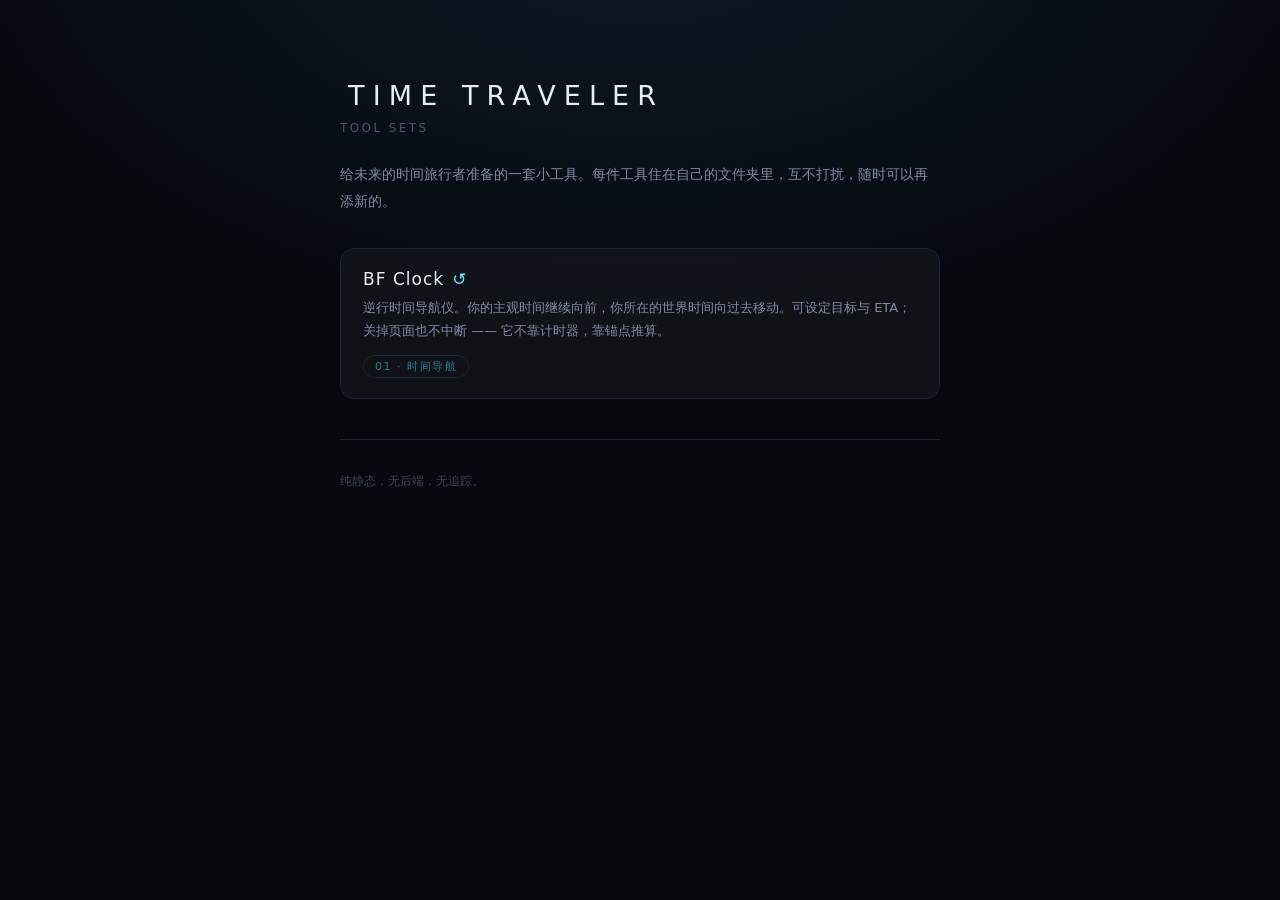
<file: index.html>
<!DOCTYPE html>
<html lang="zh-CN">
<head>
<meta charset="utf-8">
<meta name="viewport" content="width=device-width, initial-scale=1">
<title>Time Traveler Tool Sets</title>
<meta name="description" content="给未来的时间旅行者准备的一套小工具。">
<meta name="theme-color" content="#07090f">
<link rel="icon" href="data:image/svg+xml,<svg xmlns='http://www.w3.org/2000/svg' viewBox='0 0 100 100'><text y='.9em' font-size='90'>&#9203;</text></svg>">
<style>
  :root { --ink:#e8ecf6; --dim:#7f8ba6; --faint:#4a5470; --accent:#6ee7ff; --line:#1b2438; }
  * { box-sizing:border-box; }
  body {
    margin:0; min-height:100vh; background:#07090f; color:var(--ink);
    font-family:"Segoe UI",-apple-system,BlinkMacSystemFont,"PingFang SC","Microsoft YaHei",system-ui,sans-serif;
    -webkit-font-smoothing:antialiased;
    display:flex; justify-content:center; padding:clamp(28px,7vw,80px) 20px;
    background-image:radial-gradient(1000px 600px at 50% -10%, rgba(46,120,160,.16), transparent 70%);
  }
  main { width:100%; max-width:600px; }
  h1 { margin:0; font-size:clamp(20px,5vw,27px); font-weight:300; letter-spacing:.3em; text-indent:.3em; }
  .sub { margin:10px 0 0; font-size:12px; letter-spacing:.2em; text-transform:uppercase; color:var(--faint); }
  .intro { margin:26px 0 34px; font-size:14px; line-height:1.9; color:var(--dim); }
  ul { list-style:none; margin:0; padding:0; display:grid; gap:12px; }
  a.tool {
    display:block; text-decoration:none; color:inherit;
    border:1px solid var(--line); border-radius:14px; padding:20px 22px;
    background:rgba(255,255,255,.035); transition:border-color .18s, background .18s;
  }
  a.tool:hover { border-color:#2a7f96; background:rgba(110,231,255,.05); }
  .name { font-size:17px; letter-spacing:.06em; }
  .name .arrow { color:var(--accent); margin-left:8px; }
  .desc { margin-top:8px; font-size:13px; line-height:1.75; color:var(--dim); }
  .tag { display:inline-block; margin-top:12px; font-size:11px; letter-spacing:.14em;
         color:#2a7f96; border:1px solid var(--line); border-radius:999px; padding:3px 11px; }
  footer { margin-top:40px; padding-top:18px; border-top:1px solid var(--line);
           font-size:12px; line-height:1.9; color:#3c445c; }
</style>
</head>
<body>
<main>
  <h1>TIME TRAVELER</h1>
  <p class="sub">Tool Sets</p>

  <p class="intro">给未来的时间旅行者准备的一套小工具。每件工具住在自己的文件夹里，互不打扰，随时可以再添新的。</p>

  <ul>
    <li>
      <a class="tool" href="BF_Clock/">
        <div class="name">BF Clock<span class="arrow">&#8634;</span></div>
        <div class="desc">逆行时间导航仪。你的主观时间继续向前，你所在的世界时间向过去移动。可设定目标与 ETA；关掉页面也不中断 —— 它不靠计时器，靠锚点推算。</div>
        <div class="tag">01 &middot; 时间导航</div>
      </a>
    </li>
  </ul>

  <footer>
    <p>纯静态，无后端，无追踪。</p>
  </footer>
</main>
</body>
</html>
</file>
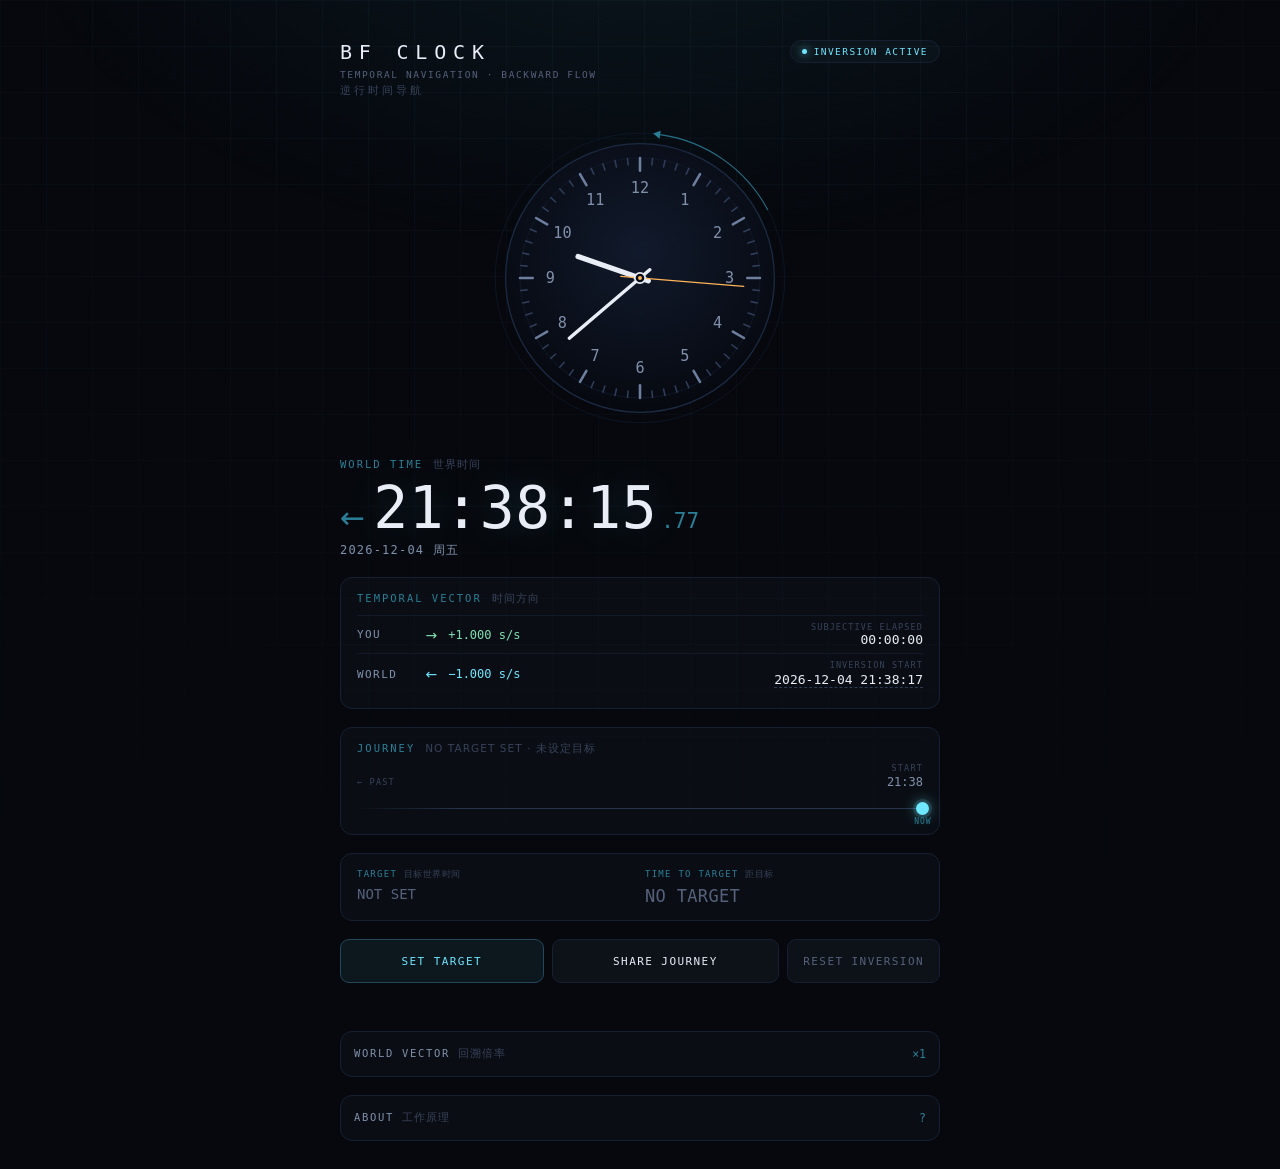
<file: BF_Clock/index.html>
<!DOCTYPE html>
<html lang="zh-CN">
<head>
<meta charset="utf-8">
<meta name="viewport" content="width=device-width, initial-scale=1, viewport-fit=cover">
<title>BF Clock · 逆行时间导航</title>
<meta name="description" content="逆行时间导航仪。你的主观时间继续向前，你所在的世界时间向过去移动。">
<meta name="theme-color" content="#06080d">
<link rel="icon" href="data:image/svg+xml,<svg xmlns='http://www.w3.org/2000/svg' viewBox='0 0 100 100'><text y='.9em' font-size='90'>&#8634;</text></svg>">
<link rel="stylesheet" href="style.css">
</head>
<body>
<div class="field" aria-hidden="true"></div>

<main class="instrument">

  <!-- ── 标识与状态 ─────────────────────────────────── -->
  <header class="masthead">
    <div class="brand">
      <h1 class="wordmark">BF&nbsp;CLOCK</h1>
      <p class="brand-sub">TEMPORAL NAVIGATION · BACKWARD FLOW</p>
      <p class="brand-cn">逆行时间导航</p>
    </div>
    <div id="statusChip" class="status" role="status" aria-live="polite">
      <span class="status-dot" aria-hidden="true"></span>
      <span id="statusText">INVERSION ACTIVE</span>
    </div>
  </header>

  <!-- ── 表盘：世界时间的视觉表达 ───────────────────── -->
  <section class="dial-wrap">
    <svg class="dial" viewBox="0 0 400 400" aria-hidden="true" focusable="false">
      <defs>
        <radialGradient id="faceGlow" cx="50%" cy="40%" r="64%">
          <stop offset="0%"   stop-color="#111a2c"/>
          <stop offset="72%"  stop-color="#090d17"/>
          <stop offset="100%" stop-color="#05070c"/>
        </radialGradient>
      </defs>

      <!-- 逆行方向环 -->
      <circle cx="200" cy="200" r="181" class="vector-ring"/>
      <path d="M 225.2 20.8 A 181 181 0 0 1 359.8 115.0" class="vector-arc"/>
      <polygon points="216.3,19.5 225.9,15.9 224.5,25.8" class="vector-head"/>

      <circle cx="200" cy="200" r="168" fill="url(#faceGlow)"/>
      <circle cx="200" cy="200" r="168" class="rim"/>
      <circle cx="200" cy="200" r="150" class="rim-inner"/>

      <g id="ticks"></g>
      <g id="numerals"></g>

      <!-- 指针画在 12 点方向，靠 rotate 定位 -->
      <g id="handHour"   class="hand hand-hour"><line   x1="200" y1="211" x2="200" y2="118"/></g>
      <g id="handMinute" class="hand hand-minute"><line x1="200" y1="216" x2="200" y2="84"/></g>
      <g id="handSecond" class="hand hand-second"><line x1="200" y1="224" x2="200" y2="70"/></g>

      <circle cx="200" cy="200" r="6.5" class="pivot"/>
      <circle cx="200" cy="200" r="2.4" class="pivot-dot"/>
    </svg>
  </section>

  <!-- ── 第一焦点：WORLD TIME ───────────────────────── -->
  <section class="world">
    <div class="label-row">
      <span class="label">WORLD TIME</span>
      <span class="label-cn">世界时间</span>
    </div>
    <div class="world-time">
      <span class="dir-rev" aria-hidden="true">←</span>
      <time id="worldClock" class="world-clock" datetime="">--:--:--</time><span id="worldCentis" class="world-centis">.00</span>
    </div>
    <div id="worldDate" class="world-date">&nbsp;</div>
  </section>

  <!-- ── 第三焦点：时间方向 ─────────────────────────── -->
  <section class="vectors" aria-label="时间方向">
    <div class="label-row">
      <span class="label">TEMPORAL VECTOR</span>
      <span class="label-cn">时间方向</span>
    </div>

    <div class="vector">
      <span class="v-who">YOU</span>
      <span class="v-arrow fwd" aria-hidden="true">→</span>
      <span class="v-rate fwd">+1.000&thinsp;s/s</span>
      <span class="v-slot">
        <span class="v-slot-label">SUBJECTIVE ELAPSED</span>
        <span id="subjElapsed" class="v-slot-value">00:00:00</span>
      </span>
    </div>

    <div class="vector">
      <span class="v-who">WORLD</span>
      <span class="v-arrow rev" aria-hidden="true">←</span>
      <span id="worldRate" class="v-rate rev">&minus;1.000&thinsp;s/s</span>
      <span class="v-slot">
        <span class="v-slot-label">INVERSION START</span>
        <button id="btnAnchor" type="button" class="v-slot-value linkish"
                title="自定义逆行起点">--</button>
      </span>
    </div>

    <div id="displacementRow" class="vector vector-extra" hidden>
      <span class="v-who">Δ</span>
      <span class="v-arrow rev" aria-hidden="true">←</span>
      <span class="v-rate dim">DISPLACEMENT</span>
      <span class="v-slot">
        <span class="v-slot-label">世界位移</span>
        <span id="displacement" class="v-slot-value">--</span>
      </span>
    </div>
  </section>

  <!-- ── 航程轨迹 ───────────────────────────────────── -->
  <section class="journey" aria-label="航程轨迹">
    <div class="label-row">
      <span class="label">JOURNEY</span>
      <span id="journeyNote" class="label-cn">NO TARGET SET · 未设定目标</span>
    </div>

    <div class="track-ends">
      <span class="end-left">
        <span class="end-tag" id="tlLeftTag">← PAST</span>
        <span class="end-val" id="tlLeftVal">&nbsp;</span>
      </span>
      <span class="end-right">
        <span class="end-tag">START</span>
        <span class="end-val" id="tlRightVal">--:--</span>
      </span>
    </div>

    <div id="track" class="track" data-mode="open">
      <div class="track-line"></div>
      <div id="trackFill" class="track-fill"></div>
      <div id="trackDot" class="track-dot"><span class="track-dot-label">NOW</span></div>
    </div>
  </section>

  <!-- ── 第四焦点：目标与 ETA ───────────────────────── -->
  <section id="targetPanel" class="target-panel" data-state="none">
    <div class="target-grid">
      <div class="target-cell">
        <div class="cell-label">TARGET <span class="cn">目标世界时间</span></div>
        <div id="targetValue" class="cell-value">NOT SET</div>
        <div id="targetDate" class="cell-sub"></div>
      </div>
      <div class="target-cell">
        <div class="cell-label">TIME TO TARGET <span class="cn">距目标</span></div>
        <div id="etaValue" class="cell-value eta">--:--:--</div>
        <div id="etaReal" class="cell-sub" hidden></div>
      </div>
    </div>
  </section>

  <!-- ── 操作 ───────────────────────────────────────── -->
  <section class="actions">
    <button id="btnTarget" type="button" class="btn btn-primary">SET TARGET</button>
    <button id="btnShare"  type="button" class="btn">SHARE JOURNEY</button>
    <button id="btnReset"  type="button" class="btn btn-quiet">RESET INVERSION</button>
  </section>

  <p id="toast" class="toast" role="status" aria-live="polite"></p>

  <!-- ── 辅助设置 ───────────────────────────────────── -->
  <details class="drawer">
    <summary class="drawer-head">
      <span class="drawer-title">WORLD VECTOR <span class="cn">回溯倍率</span></span>
      <span id="rateNow" class="drawer-value">×1</span>
    </summary>
    <div class="drawer-body">
      <div id="ratePresets" class="chips">
        <button type="button" class="chip" data-rate="0">HOLD</button>
        <button type="button" class="chip" data-rate="0.5">×0.5</button>
        <button type="button" class="chip" data-rate="1">×1</button>
        <button type="button" class="chip" data-rate="2">×2</button>
        <button type="button" class="chip" data-rate="10">×10</button>
        <button type="button" class="chip" data-rate="60">×60</button>
        <button type="button" class="chip" data-rate="3600">×3600</button>
      </div>
      <div class="inline-form">
        <label class="sr-only" for="rateInput">自定义倍率</label>
        <input id="rateInput" type="number" min="0" max="100000" step="0.1" inputmode="decimal">
        <button id="btnRateApply" type="button" class="btn btn-sm">APPLY</button>
      </div>
      <p id="rateHint" class="drawer-hint"></p>
    </div>
  </details>

  <details class="drawer">
    <summary class="drawer-head">
      <span class="drawer-title">ABOUT <span class="cn">工作原理</span></span>
      <span class="drawer-value">?</span>
    </summary>
    <div class="drawer-body prose">
      <p>进入逆行后，你的主观时间照常向前，而你所在的世界时间坐标向过去移动。装置不靠计时器累加，每一帧都由逆行起点重新推算：</p>
      <p class="formula">elapsed = now − anchor<br>worldTime = anchor − elapsed<br>worldTime = 2 × anchor − now</p>
      <p>所以关掉页面、设备休眠、隔几天再打开，逆行都不会中断，也不会累积误差。TARGET 只是导航标记 —— 到达后世界时间继续逆行，装置不会替你执行转向。</p>
      <p class="dim">时间基准取自本机系统时钟。修改系统时间会直接改变航程位置。锚点与目标存在这台设备的浏览器里；用 SHARE JOURNEY 可把同一段航程带到别的设备。</p>
    </div>
  </details>

  <div id="shiftNotice" class="shift-notice" hidden>
    <span>SYSTEM TIME SHIFT DETECTED · 检测到系统时间跳变</span>
    <button id="btnShiftDismiss" type="button" class="shift-x" aria-label="忽略">×</button>
  </div>

</main>

<!-- ── Modal：设定目标 / 自定义逆行起点 ─────────────── -->
<div id="modalBack" class="modal-back" hidden>
  <div id="modal" class="modal" role="dialog" aria-modal="true" aria-labelledby="modalTitle">
    <h2 id="modalTitle" class="modal-title">TARGET WORLD TIME</h2>
    <p id="modalSub" class="modal-sub">设定要逆行抵达的世界时间</p>

    <div id="modalQuick" class="chips"></div>

    <div class="modal-fields">
      <label class="fld">
        <span class="fld-label">DATE</span>
        <input id="modalDate" type="date">
      </label>
      <label class="fld">
        <span class="fld-label">TIME</span>
        <input id="modalTime" type="time" step="1">
      </label>
    </div>

    <p id="modalError" class="modal-error" role="alert"></p>

    <div class="modal-actions">
      <button id="btnModalClear"  type="button" class="btn btn-quiet btn-sm" hidden>CLEAR</button>
      <span class="spacer"></span>
      <button id="btnModalCancel" type="button" class="btn btn-sm">CANCEL</button>
      <button id="btnModalApply"  type="button" class="btn btn-primary btn-sm">SET</button>
    </div>
  </div>
</div>

<script src="script.js"></script>
</body>
</html>
</file>
<file: BF_Clock/style.css>
/* BF Clock — 逆行时间导航仪
   移动优先。窄屏首屏保证看到：标识 / 表盘 / WORLD TIME / 时间方向。 */

:root {
  --bg:        #06080d;
  --panel:     rgba(150, 180, 220, .035);
  --panel-2:   rgba(150, 180, 220, .055);
  --line:      #17203200;
  --edge:      #172032;
  --edge-lit:  #24405a;

  --ink:       #e9edf6;
  --dim:       #8090ab;
  --faint:     #56617c;
  --ghost:     #39425a;

  --rev:       #6ee7ff;   /* 世界：逆行 */
  --rev-deep:  #2a7f96;
  --fwd:       #7fe0b0;   /* 你：正向 */
  --warm:      #ffb457;   /* 秒针 */
  --alert:     #ffd27a;

  --mono: ui-monospace, "SF Mono", "Cascadia Mono", "DejaVu Sans Mono",
          Consolas, "Liberation Mono", monospace;
  --sans: "Segoe UI", -apple-system, BlinkMacSystemFont, "PingFang SC",
          "Microsoft YaHei", "Hiragino Sans GB", system-ui, sans-serif;
}

* { box-sizing: border-box; }
[hidden] { display: none !important; }

html { -webkit-text-size-adjust: 100%; }

body {
  margin: 0;
  min-height: 100%;
  background: var(--bg);
  color: var(--ink);
  font-family: var(--sans);
  -webkit-font-smoothing: antialiased;
  display: flex;
  justify-content: center;
  padding: max(14px, env(safe-area-inset-top)) 14px
           calc(28px + env(safe-area-inset-bottom));
  overflow-x: hidden;
}

.sr-only {
  position: absolute; width: 1px; height: 1px;
  padding: 0; margin: -1px; overflow: hidden;
  clip: rect(0 0 0 0); white-space: nowrap; border: 0;
}

/* 背景：极克制的坐标网格 + 一点冷光 */
.field {
  position: fixed; inset: 0; pointer-events: none;
  background:
    linear-gradient(rgba(110,231,255,.028) 1px, transparent 1px) 0 0 / 100% 46px,
    linear-gradient(90deg, rgba(110,231,255,.028) 1px, transparent 1px) 0 0 / 46px 100%,
    radial-gradient(900px 520px at 50% -12%, rgba(42,127,150,.13), transparent 70%);
  mask-image: radial-gradient(120% 90% at 50% 15%, #000 35%, transparent 100%);
  -webkit-mask-image: radial-gradient(120% 90% at 50% 15%, #000 35%, transparent 100%);
}

.instrument {
  position: relative;
  width: 100%;
  max-width: 560px;
  display: flex;
  flex-direction: column;
  gap: 16px;
}

/* ── 通用标签 ───────────────────────────────────────── */
.label-row {
  display: flex; align-items: baseline; gap: 10px;
  margin-bottom: 7px; min-width: 0;
}
.label {
  font-family: var(--mono);
  font-size: 10.5px; letter-spacing: .19em;
  color: var(--rev-deep); white-space: nowrap;
}
.label-cn, .cn {
  font-size: 10.5px; letter-spacing: .1em; color: var(--ghost);
  overflow: hidden; text-overflow: ellipsis; white-space: nowrap;
}

/* ── 标识与状态 ─────────────────────────────────────── */
.masthead {
  display: flex; align-items: flex-start; justify-content: space-between;
  gap: 12px; flex-wrap: wrap;
}

.wordmark {
  margin: 0;
  font-family: var(--mono);
  font-size: 17px; font-weight: 500;
  letter-spacing: .34em; color: var(--ink);
}
.brand-sub {
  margin: 5px 0 0;
  font-family: var(--mono);
  font-size: 9.5px; letter-spacing: .17em; color: var(--faint);
}
.brand-cn { margin: 3px 0 0; font-size: 11px; letter-spacing: .28em; color: var(--ghost); }

.status {
  display: inline-flex; align-items: center; gap: 7px;
  font-family: var(--mono); font-size: 9.5px; letter-spacing: .15em;
  color: var(--rev);
  border: 1px solid var(--edge); border-radius: 999px;
  padding: 5px 11px; background: var(--panel);
  white-space: nowrap;
}
.status-dot {
  width: 5px; height: 5px; border-radius: 50%;
  background: var(--rev); box-shadow: 0 0 8px var(--rev);
}
.status[data-tone="approach"] { color: var(--alert); border-color: #4a3f22; }
.status[data-tone="approach"] .status-dot { background: var(--alert); box-shadow: 0 0 8px var(--alert); animation: pulse 1.8s ease-in-out infinite; }
.status[data-tone="reached"]  { color: var(--fwd); border-color: #234a3a; }
.status[data-tone="reached"] .status-dot { background: var(--fwd); box-shadow: 0 0 8px var(--fwd); }

@keyframes pulse { 0%,100% { opacity: 1; } 50% { opacity: .35; } }

/* ── 表盘 ───────────────────────────────────────────── */
.dial-wrap {
  align-self: center;
  width: min(100%, clamp(210px, 58vw, 300px));
  margin: 2px 0;
}
.dial { width: 100%; height: auto; display: block; }

.vector-ring { fill: none; stroke: #101a2b; stroke-width: 1; }
.vector-arc  { fill: none; stroke: var(--rev-deep); stroke-width: 1.4; opacity: .85; }
.vector-head { fill: var(--rev-deep); }

.rim       { fill: none; stroke: #1c2b44; stroke-width: 1.6; }
.rim-inner { fill: none; stroke: #121b2c; stroke-width: 1; }

.tick       { stroke: #2f3d59; stroke-width: 2;   stroke-linecap: round; }
.tick.major { stroke: #6d7e9f; stroke-width: 3.2; }

.numeral {
  fill: var(--dim); font-family: var(--mono);
  font-size: 19px; text-anchor: middle; dominant-baseline: central;
}

.hand line { stroke-linecap: round; }
.hand-hour   line { stroke: var(--ink);  stroke-width: 6.5; }
.hand-minute line { stroke: var(--ink);  stroke-width: 4.2; }
.hand-second line { stroke: var(--warm); stroke-width: 1.7; }
.hand-second.mute { display: none; }

.pivot     { fill: #080d18; stroke: var(--ink); stroke-width: 2.2; }
.pivot-dot { fill: var(--warm); }

/* ── WORLD TIME ─────────────────────────────────────── */
.world { text-align: left; }

.world-time {
  display: flex; align-items: baseline; gap: 8px;
  white-space: nowrap;
}
.dir-rev {
  font-size: clamp(20px, 6vw, 30px); line-height: 1;
  color: var(--rev-deep);
}
.world-clock {
  font-family: var(--mono);
  font-size: clamp(34px, 11.5vw, 58px);
  font-weight: 300; letter-spacing: .01em;
  font-variant-numeric: tabular-nums;
  color: var(--ink);
  text-shadow: 0 0 38px rgba(110,231,255,.2);
  line-height: 1.02;
}
.world-centis {
  font-family: var(--mono);
  font-size: clamp(14px, 4.4vw, 21px);
  font-variant-numeric: tabular-nums;
  color: var(--rev-deep);
  width: 3ch; margin-left: -4px;
}
.world-date {
  margin-top: 4px;
  font-family: var(--mono); font-size: 12px;
  letter-spacing: .1em; color: var(--dim);
}

/* ── 时间方向 ───────────────────────────────────────── */
.vectors {
  border: 1px solid var(--edge); border-radius: 12px;
  background: var(--panel); padding: 12px 13px;
}
.vectors .label-row { margin-bottom: 9px; }

.vector {
  display: grid;
  grid-template-columns: 3.6em 1.1em minmax(0, auto) minmax(0, 1fr);
  align-items: center; gap: 8px;
  padding: 6px 0;
  border-top: 1px solid #121a2a;
}
.vector:first-of-type { border-top: 0; }

.v-who   { font-family: var(--mono); font-size: 11px; letter-spacing: .13em; color: var(--dim); }
.v-arrow { font-size: 14px; line-height: 1; text-align: center; }
.v-arrow.fwd { color: var(--fwd); }
.v-arrow.rev { color: var(--rev); }

.v-rate {
  font-family: var(--mono); font-size: 12px;
  font-variant-numeric: tabular-nums; white-space: nowrap;
}
.v-rate.fwd { color: var(--fwd); }
.v-rate.rev { color: var(--rev); }
.v-rate.dim { color: var(--faint); font-size: 10.5px; letter-spacing: .1em; }

.v-slot { display: flex; flex-direction: column; align-items: flex-end; min-width: 0; }
.v-slot-label {
  font-family: var(--mono); font-size: 8.5px; letter-spacing: .13em;
  color: var(--ghost); white-space: nowrap;
}
.v-slot-value {
  font-family: var(--mono); font-size: 13px;
  font-variant-numeric: tabular-nums; color: var(--ink);
  white-space: nowrap; overflow: hidden; text-overflow: ellipsis; max-width: 100%;
}

button.linkish {
  background: none; border: 0; padding: 2px 0 0; margin: 0;
  cursor: pointer; text-align: right;
  border-bottom: 1px dashed #2c3a52;
  transition: color .16s, border-color .16s;
}
button.linkish:hover { color: var(--rev); border-bottom-color: var(--rev-deep); }

/* ── 航程轨迹 ───────────────────────────────────────── */
.journey {
  border: 1px solid var(--edge); border-radius: 12px;
  background: var(--panel); padding: 12px 13px 16px;
}

.track-ends {
  display: flex; justify-content: space-between; align-items: flex-end;
  gap: 10px; margin-bottom: 9px;
}
.end-left, .end-right { display: flex; flex-direction: column; gap: 2px; min-width: 0; }
.end-right { align-items: flex-end; }
.end-tag {
  font-family: var(--mono); font-size: 8.5px; letter-spacing: .14em; color: var(--ghost);
  white-space: nowrap;
}
.end-val {
  font-family: var(--mono); font-size: 12px; color: var(--dim);
  font-variant-numeric: tabular-nums; white-space: nowrap;
}

.track { position: relative; height: 22px; }

.track-line {
  position: absolute; left: 0; right: 0; top: 10px; height: 1px;
  background: linear-gradient(90deg, transparent 0%, #26344c 18%, #26344c 100%);
}
.track[data-mode="target"] .track-line {
  background: #26344c;
}
.track-fill {
  position: absolute; top: 10px; height: 1px;
  background: var(--rev-deep); box-shadow: 0 0 8px rgba(110,231,255,.35);
  right: 0; width: 0;
}
.track-dot {
  position: absolute; top: 4px; left: 100%;
  width: 13px; height: 13px; margin-left: -6.5px;
  border-radius: 50%;
  background: var(--rev);
  box-shadow: 0 0 0 3px rgba(110,231,255,.14), 0 0 14px rgba(110,231,255,.6);
  transition: left .28s linear;
}
.track-dot-label {
  position: absolute; top: 15px; left: 50%; transform: translateX(-50%);
  font-family: var(--mono); font-size: 8px; letter-spacing: .12em;
  color: var(--rev-deep);
}

/* ── 目标与 ETA ─────────────────────────────────────── */
.target-panel {
  border: 1px solid var(--edge); border-radius: 12px;
  background: var(--panel); padding: 12px 13px;
  transition: border-color .3s, background .3s;
}
.target-panel[data-state="approach"] { border-color: #4a3f22; background: rgba(255,210,122,.045); }
.target-panel[data-state="reached"]  { border-color: #234a3a; background: rgba(127,224,176,.05); }

.target-grid { display: grid; grid-template-columns: 1fr 1fr; gap: 10px; }
.target-cell { min-width: 0; }
.cell-label {
  font-family: var(--mono); font-size: 9px; letter-spacing: .14em;
  color: var(--rev-deep); margin-bottom: 5px; white-space: nowrap;
  overflow: hidden; text-overflow: ellipsis;
}
.cell-label .cn { letter-spacing: .05em; color: var(--ghost); font-size: 9px; }
.cell-value {
  font-family: var(--mono); font-size: 14px;
  font-variant-numeric: tabular-nums; color: var(--ink);
  white-space: nowrap; overflow: hidden; text-overflow: ellipsis;
}
.cell-value.eta { font-size: 17px; letter-spacing: .02em; }
.target-panel[data-state="none"]     .cell-value { color: var(--faint); }
.target-panel[data-state="approach"] .cell-value.eta { color: var(--alert); }
.target-panel[data-state="reached"]  .cell-value.eta { color: var(--fwd); font-size: 14px; letter-spacing: .1em; }
.cell-sub {
  margin-top: 3px; font-family: var(--mono); font-size: 10px;
  color: var(--faint); white-space: nowrap;
}

/* ── 按钮 ───────────────────────────────────────────── */
.actions { display: flex; flex-wrap: wrap; gap: 8px; }

.btn {
  font-family: var(--mono);
  font-size: 11px; letter-spacing: .13em;
  color: var(--ink);
  background: var(--panel-2);
  border: 1px solid var(--edge);
  border-radius: 9px;
  padding: 12px 15px;
  min-height: 44px;              /* 触屏可点 */
  cursor: pointer; flex: 1 1 auto;
  transition: border-color .16s, color .16s, background .16s;
}
.btn:hover  { border-color: var(--edge-lit); color: var(--rev); }
.btn:active { background: rgba(110,231,255,.09); }
.btn:focus-visible { outline: 2px solid var(--rev-deep); outline-offset: 2px; }
.btn-primary { color: var(--rev); border-color: #23485c; background: rgba(110,231,255,.07); }
.btn-quiet   { color: var(--faint); flex: 0 1 auto; }
.btn-sm      { font-size: 10.5px; padding: 10px 14px; min-height: 40px; flex: 0 0 auto; }

/* ── 提示 ───────────────────────────────────────────── */
.toast {
  margin: 0; min-height: 1.1em;
  font-family: var(--mono); font-size: 10.5px; letter-spacing: .07em;
  color: var(--rev); opacity: 0; transition: opacity .25s;
}
.toast.show { opacity: 1; }

/* ── 抽屉 ───────────────────────────────────────────── */
.drawer {
  border: 1px solid var(--edge); border-radius: 12px;
  background: var(--panel); overflow: hidden;
}
.drawer-head {
  display: flex; align-items: center; justify-content: space-between;
  gap: 10px; padding: 13px; cursor: pointer; list-style: none;
  min-height: 44px;
}
.drawer-head::-webkit-details-marker { display: none; }
.drawer-head:focus-visible { outline: 2px solid var(--rev-deep); outline-offset: -2px; }
.drawer-title {
  font-family: var(--mono); font-size: 10.5px; letter-spacing: .16em; color: var(--dim);
}
.drawer-value {
  font-family: var(--mono); font-size: 11.5px; color: var(--rev-deep);
  font-variant-numeric: tabular-nums;
}
.drawer-body { padding: 0 13px 14px; }

.chips { display: flex; flex-wrap: wrap; gap: 6px; }
.chip {
  font-family: var(--mono); font-size: 10.5px; letter-spacing: .06em;
  color: var(--dim); background: transparent;
  border: 1px solid var(--edge); border-radius: 7px;
  padding: 9px 11px; min-height: 38px; cursor: pointer;
  transition: border-color .16s, color .16s, background .16s;
}
.chip:hover { border-color: var(--edge-lit); color: var(--ink); }
.chip:focus-visible { outline: 2px solid var(--rev-deep); outline-offset: 2px; }
.chip.active { color: var(--rev); border-color: #23485c; background: rgba(110,231,255,.08); }

.inline-form { display: flex; gap: 8px; margin-top: 10px; }
.inline-form input { flex: 1 1 auto; min-width: 0; }

input[type="number"], input[type="date"], input[type="time"] {
  font-family: var(--mono); font-size: 13px;
  color: var(--ink); background: #0a0f1a;
  border: 1px solid var(--edge); border-radius: 8px;
  padding: 10px 11px; min-height: 42px; width: 100%;
  color-scheme: dark;
}
input:focus-visible { outline: 2px solid var(--rev-deep); outline-offset: 1px; }

.drawer-hint {
  margin: 10px 0 0; font-size: 11.5px; line-height: 1.7; color: var(--faint);
}

.prose p { margin: 0 0 10px; font-size: 12.5px; line-height: 1.85; color: var(--dim); }
.prose p:last-child { margin-bottom: 0; }
.prose .dim { color: var(--faint); font-size: 11.5px; }
.formula {
  font-family: var(--mono); font-size: 11.5px; line-height: 1.9;
  color: var(--rev-deep); background: rgba(110,231,255,.05);
  border-left: 2px solid #1d3a49; border-radius: 0 6px 6px 0;
  padding: 9px 12px; overflow-x: auto; white-space: nowrap;
}

/* ── 系统时间跳变提示 ───────────────────────────────── */
.shift-notice {
  display: flex; align-items: center; justify-content: space-between; gap: 10px;
  border: 1px solid #4a3f22; border-radius: 10px;
  background: rgba(255,210,122,.06);
  padding: 10px 12px;
  font-family: var(--mono); font-size: 10px; letter-spacing: .1em;
  color: var(--alert);
}
.shift-x {
  background: none; border: 0; color: var(--alert);
  font-size: 18px; line-height: 1; cursor: pointer; padding: 4px 8px;
}

/* ── Modal ──────────────────────────────────────────── */
.modal-back {
  position: fixed; inset: 0; z-index: 50;
  background: rgba(4, 6, 11, .82);
  display: flex; align-items: center; justify-content: center;
  padding: 16px;
  padding-bottom: max(16px, env(safe-area-inset-bottom));
}
.modal {
  width: 100%; max-width: 380px;
  max-height: min(88vh, 620px); overflow-y: auto;
  background: #0a0e18;
  border: 1px solid var(--edge-lit); border-radius: 14px;
  padding: 18px 16px 16px;
  box-shadow: 0 24px 70px rgba(0,0,0,.65);
}
.modal-title {
  margin: 0; font-family: var(--mono);
  font-size: 12px; letter-spacing: .17em; color: var(--rev);
}
.modal-sub { margin: 6px 0 14px; font-size: 11.5px; color: var(--faint); line-height: 1.6; }

.modal-fields { display: flex; gap: 8px; margin-top: 12px; }
.fld { flex: 1 1 0; min-width: 0; display: flex; flex-direction: column; gap: 5px; }
.fld-label {
  font-family: var(--mono); font-size: 8.5px; letter-spacing: .15em; color: var(--ghost);
}

.modal-error {
  margin: 10px 0 0; min-height: 1.1em;
  font-size: 11px; line-height: 1.5; color: #ff9a8a;
}

.modal-actions { display: flex; align-items: center; gap: 8px; margin-top: 14px; }
.modal-actions .spacer { flex: 1 1 auto; }

/* ── 窄屏微调 ───────────────────────────────────────── */
@media (max-width: 359px) {
  .vector { grid-template-columns: 3.2em .9em minmax(0, auto); row-gap: 2px; }
  .v-slot { grid-column: 1 / -1; flex-direction: row; align-items: baseline;
            justify-content: space-between; gap: 8px; }
  .target-grid { grid-template-columns: 1fr; }
  .btn { flex: 1 1 100%; }
}

/* ── 宽屏 ───────────────────────────────────────────── */
@media (min-width: 620px) {
  body { padding-top: 40px; }
  .instrument { gap: 18px; max-width: 600px; }
  .dial-wrap { width: 320px; }
  .wordmark { font-size: 20px; }
  .world-clock { font-size: 58px; }
  .vectors, .journey, .target-panel { padding: 14px 16px; }
}

@media (prefers-reduced-motion: reduce) {
  *, *::before, *::after { transition: none !important; animation: none !important; }
}
</file>
